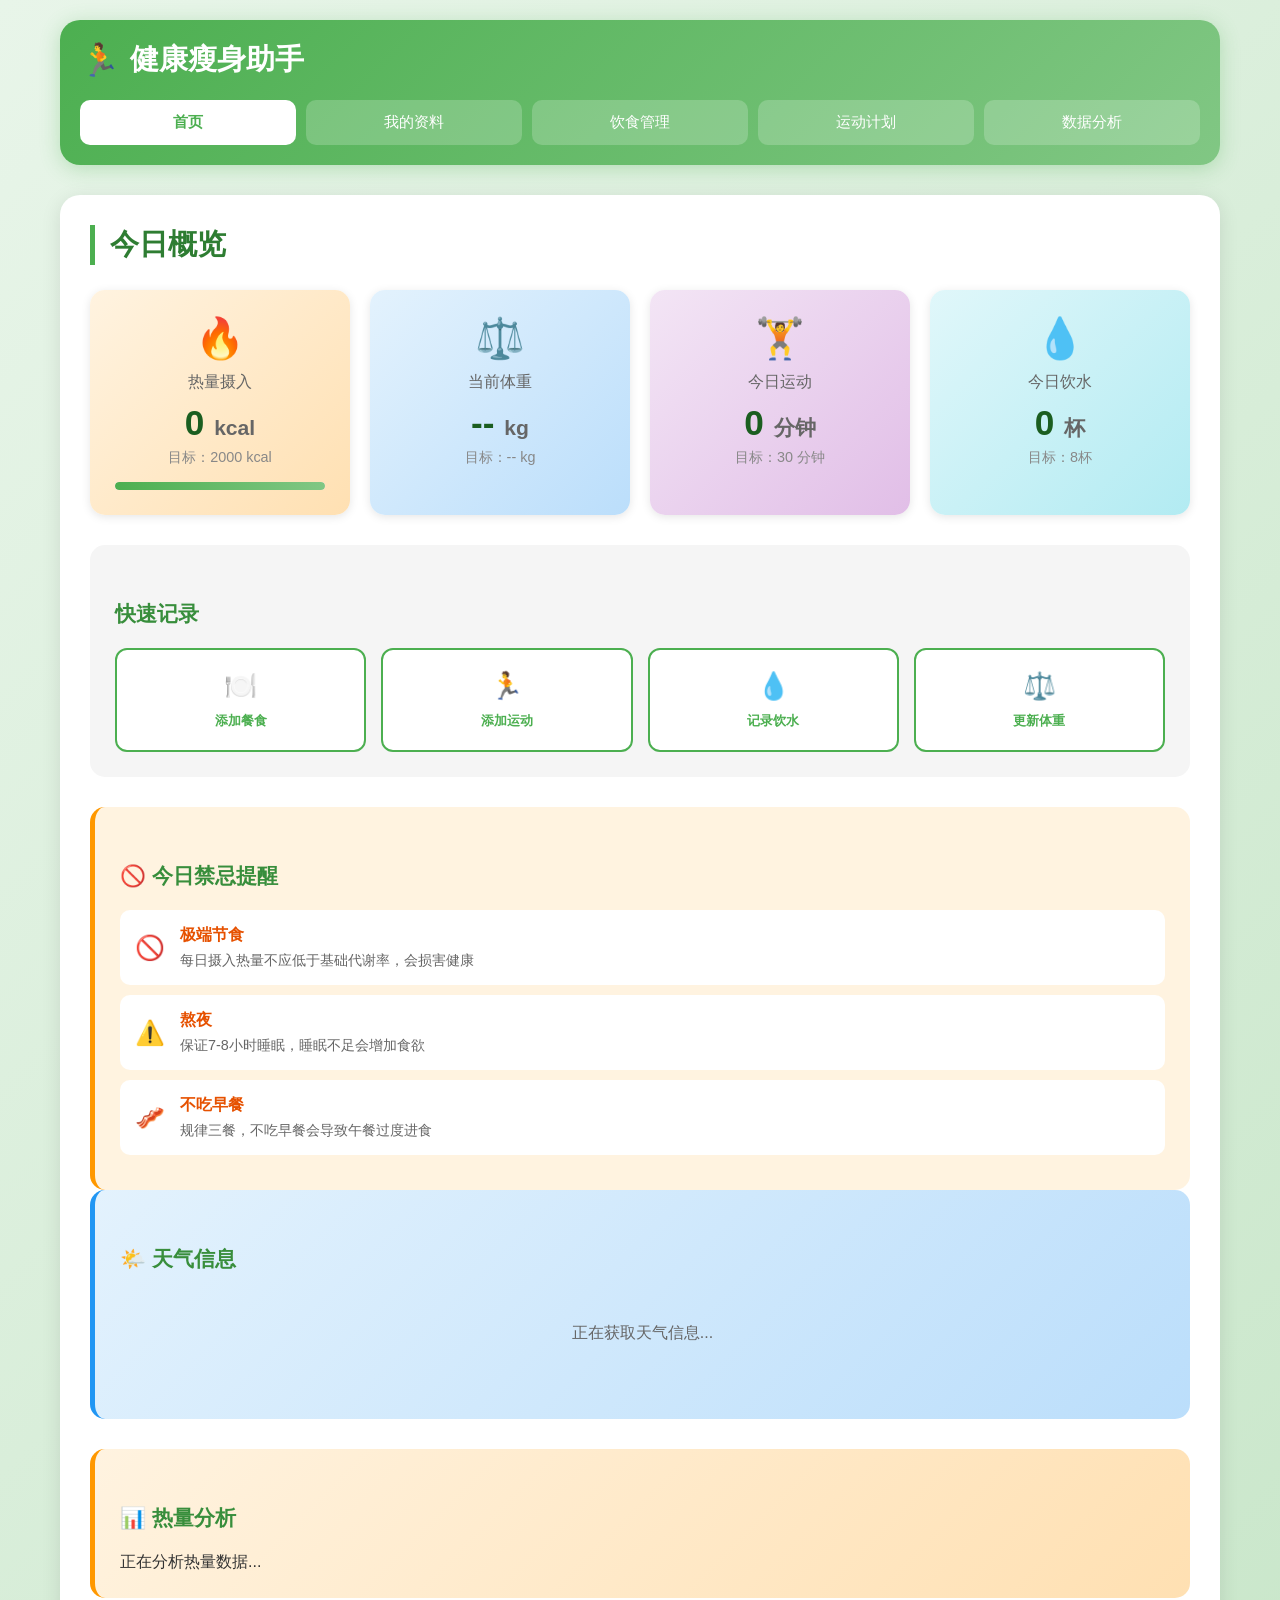
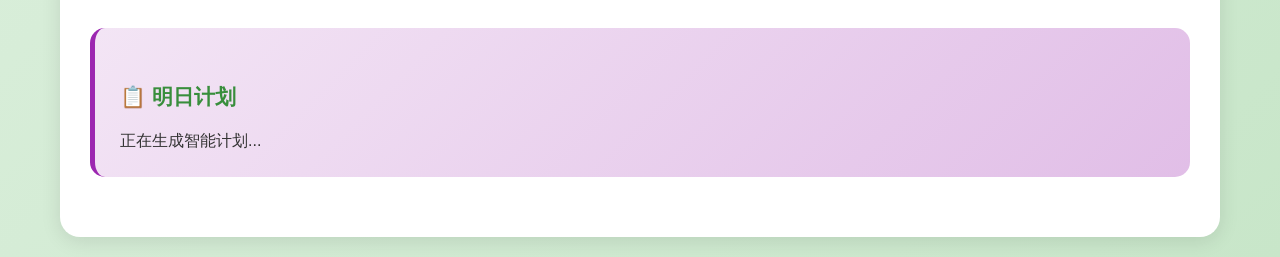
<file: index.html>
<!DOCTYPE html>
<html lang="zh-CN">
<head>
    <meta charset="UTF-8">
    <meta name="viewport" content="width=device-width, initial-scale=1.0, maximum-scale=1.0, user-scalable=no">
    <title>健康瘦身助手 - 您的个人减肥顾问</title>
    <link rel="stylesheet" href="diet-style.css">
    <link rel="manifest" href="manifest.json">
    <meta name="theme-color" content="#4caf50">
    <meta name="apple-mobile-web-app-capable" content="yes">
    <meta name="apple-mobile-web-app-status-bar-style" content="black-translucent">
    <meta name="apple-mobile-web-app-title" content="瘦身助手">
    <meta name="description" content="您的个人减肥顾问 - 科学管理饮食、运动和健康">
    <link rel="apple-touch-icon" href="icon-192.png">
    <link rel="icon" type="image/png" href="icon-512.png">
</head>
<body>
    <!-- 主容器 -->
    <div class="app-container">
        <!-- 顶部导航 -->
        <nav class="top-nav">
            <div class="nav-brand">
                <span class="logo-icon">🏃</span>
                <span class="logo-text">健康瘦身助手</span>
            </div>
            <div class="nav-tabs">
                <button class="nav-tab active" data-tab="dashboard">首页</button>
                <button class="nav-tab" data-tab="profile">我的资料</button>
                <button class="nav-tab" data-tab="diet">饮食管理</button>
                <button class="nav-tab" data-tab="exercise">运动计划</button>
                <button class="nav-tab" data-tab="analysis">数据分析</button>
            </div>
        </nav>

        <!-- 主内容区域 -->
        <main class="main-content">
            <!-- 首页 - 数据概览 -->
            <section id="dashboard" class="tab-content active">
                <h2>今日概览</h2>
                <div class="dashboard-cards">
                    <div class="dashboard-card calories">
                        <div class="card-icon">🔥</div>
                        <div class="card-title">热量摄入</div>
                        <div class="card-value"><span id="todayCalories">0</span> <span class="unit">kcal</span></div>
                        <div class="card-subtitle">目标：<span id="targetCalories">2000</span> kcal</div>
                        <div class="progress-bar">
                            <div class="progress-fill" id="caloriesProgress"></div>
                        </div>
                    </div>
                    <div class="dashboard-card weight">
                        <div class="card-icon">⚖️</div>
                        <div class="card-title">当前体重</div>
                        <div class="card-value"><span id="currentWeight">--</span> <span class="unit">kg</span></div>
                        <div class="card-subtitle">目标：<span id="targetWeight">--</span> kg</div>
                    </div>
                    <div class="dashboard-card exercise">
                        <div class="card-icon">🏋️</div>
                        <div class="card-title">今日运动</div>
                        <div class="card-value"><span id="todayExercise">0</span> <span class="unit">分钟</span></div>
                        <div class="card-subtitle">目标：<span id="targetExercise">30</span> 分钟</div>
                    </div>
                    <div class="dashboard-card water">
                        <div class="card-icon">💧</div>
                        <div class="card-title">今日饮水</div>
                        <div class="card-value"><span id="todayWater">0</span> <span class="unit">杯</span></div>
                        <div class="card-subtitle">目标：8杯</div>
                    </div>
                </div>

                <!-- 快速操作 -->
                <div class="quick-actions">
                    <h3>快速记录</h3>
                    <div class="action-buttons">
                        <button class="action-btn" id="addMealBtn">
                            <span class="btn-icon">🍽️</span>
                            <span class="btn-text">添加餐食</span>
                        </button>
                        <button class="action-btn" id="addExerciseBtn">
                            <span class="btn-icon">🏃</span>
                            <span class="btn-text">添加运动</span>
                        </button>
                        <button class="action-btn" id="addWaterBtn">
                            <span class="btn-icon">💧</span>
                            <span class="btn-text">记录饮水</span>
                        </button>
                        <button class="action-btn" id="updateWeightBtn">
                            <span class="btn-icon">⚖️</span>
                            <span class="btn-text">更新体重</span>
                        </button>
                    </div>
                </div>

                <!-- 健康提醒 -->
                <div class="health-alerts">
                    <h3>🚫 今日禁忌提醒</h3>
                    <div id="todayAlerts">
                        <!-- 动态内容 -->
                    </div>
                </div>

                <!-- 天气信息 -->
                <div class="weather-section">
                    <h3>🌤️ 天气信息</h3>
                    <div id="weatherInfo">
                        <div class="weather-loading">正在获取天气信息...</div>
                    </div>
                    <div id="weatherRecommendation" class="weather-recommendation"></div>
                </div>

                <!-- 热量分析 -->
                <div class="calories-analysis">
                    <h3>📊 热量分析</h3>
                    <div id="caloriesAnalysisContent">
                        <div class="loading-state">正在分析热量数据...</div>
                    </div>
                </div>

                <!-- 智能计划 -->
                <div class="smart-plan">
                    <h3>📋 明日计划</h3>
                    <div id="tomorrowPlan">
                        <div class="loading-state">正在生成智能计划...</div>
                    </div>
                </div>
            </section>

            <!-- 我的资料 - 个人信息 -->
            <section id="profile" class="tab-content">
                <h2>我的资料</h2>
                <div class="profile-form">
                    <div class="form-section">
                        <h3>基本信息</h3>
                        <div class="form-row">
                            <div class="form-group">
                                <label>性别</label>
                                <select id="gender">
                                    <option value="male">男</option>
                                    <option value="female">女</option>
                                </select>
                            </div>
                            <div class="form-group">
                                <label>年龄</label>
                                <input type="number" id="age" placeholder="25" min="1" max="120">
                            </div>
                        </div>
                        <div class="form-row">
                            <div class="form-group">
                                <label>身高</label>
                                <input type="number" id="height" placeholder="170" min="50" max="250">
                            </div>
                            <div class="form-group">
                                <label>当前体重</label>
                                <input type="number" id="weight" placeholder="70" min="20" max="300" step="0.1">
                            </div>
                        </div>
                        <div class="form-group">
                            <label>目标体重</label>
                            <input type="number" id="goalWeight" placeholder="60" min="20" max="300" step="0.1">
                        </div>
                        <div class="form-group">
                            <label>每周减重目标</label>
                            <select id="weeklyGoal">
                                <option value="0.25">0.25 kg（温和）</option>
                                <option value="0.5" selected>0.5 kg（推荐）</option>
                                <option value="0.75">0.75 kg（积极）</option>
                                <option value="1">1 kg（激进）</option>
                            </select>
                        </div>
                    </div>

                    <div class="form-section">
                        <h3>活动水平</h3>
                        <div class="form-group">
                            <label>日常活动量</label>
                            <select id="activityLevel">
                                <option value="1.2">久坐（很少运动）</option>
                                <option value="1.375">轻度（每周1-3次运动）</option>
                                <option value="1.55" selected>中度（每周3-5次运动）</option>
                                <option value="1.725">高度（每周6-7次运动）</option>
                                <option value="1.9">极高（每天高强度运动）</option>
                            </select>
                        </div>
                    </div>

                    <div class="form-actions">
                        <button class="btn-primary" id="saveProfile">保存并生成计划</button>
                    </div>
                </div>

                <!-- 计算结果 -->
                <div class="calculation-results" id="calculationResults" style="display: none;">
                    <h3>您的个人数据</h3>
                    <div class="result-grid">
                        <div class="result-item">
                            <span class="result-label">BMI指数</span>
                            <span class="result-value" id="bmiValue">--</span>
                            <span class="result-status" id="bmiStatus">--</span>
                        </div>
                        <div class="result-item">
                            <span class="result-label">基础代谢率</span>
                            <span class="result-value"><span id="bmrValue">--</span> kcal</span>
                        </div>
                        <div class="result-item">
                            <span class="result-label">每日总消耗</span>
                            <span class="result-value"><span id="tdeeValue">--</span> kcal</span>
                        </div>
                        <div class="result-item">
                            <span class="result-label">建议热量摄入</span>
                            <span class="result-value"><span id="recommendedCalories">--</span> kcal</span>
                        </div>
                        <div class="result-item">
                            <span class="result-label">预计达成目标</span>
                            <span class="result-value" id="estimatedDays">--</span>
                        </div>
                    </div>
                </div>
            </section>

            <!-- 饮食管理 -->
            <section id="diet" class="tab-content">
                <h2>饮食管理</h2>

                <!-- 饮食统计 -->
                <div class="diet-summary">
                    <div class="summary-item">
                        <div class="summary-label">早餐</div>
                        <div class="summary-value"><span id="breakfastCalories">0</span> kcal</div>
                    </div>
                    <div class="summary-item">
                        <div class="summary-label">午餐</div>
                        <div class="summary-value"><span id="lunchCalories">0</span> kcal</div>
                    </div>
                    <div class="summary-item">
                        <div class="summary-label">晚餐</div>
                        <div class="summary-value"><span id="dinnerCalories">0</span> kcal</div>
                    </div>
                    <div class="summary-item">
                        <div class="summary-label">加餐</div>
                        <div class="summary-value"><span id="snackCalories">0</span> kcal</div>
                    </div>
                </div>

                <!-- 添加餐食 -->
                <div class="add-meal-section">
                    <h3>添加餐食</h3>
                    <div class="meal-form">
                        <div class="form-row">
                            <div class="form-group">
                                <label>餐次</label>
                                <select id="mealType">
                                    <option value="breakfast">早餐</option>
                                    <option value="lunch">午餐</option>
                                    <option value="dinner">晚餐</option>
                                    <option value="snack">加餐</option>
                                </select>
                            </div>
                            <div class="form-group">
                                <label>食物名称</label>
                                <input type="text" id="foodName" placeholder="例如：米饭、鸡胸肉">
                            </div>
                        </div>
                        <div class="form-row">
                            <div class="form-group">
                                <label>分量（克）</label>
                                <input type="number" id="foodWeight" placeholder="100" min="1">
                            </div>
                            <div class="form-group">
                                <label>热量（kcal）</label>
                                <input type="number" id="foodCalories" placeholder="100" min="1">
                            </div>
                        </div>
                        <button class="btn-primary" id="addFoodBtn">添加食物</button>
                    </div>
                </div>

                <!-- 常用食物库 -->
                <div class="food-library">
                    <h3>常用食物库</h3>
                    <div class="food-categories">
                        <button class="category-btn active" data-category="all">全部</button>
                        <button class="category-btn" data-category="grains">主食</button>
                        <button class="category-btn" data-category="protein">蛋白质</button>
                        <button class="category-btn" data-category="vegetables">蔬菜</button>
                        <button class="category-btn" data-category="fruits">水果</button>
                    </div>
                    <div class="food-list" id="foodList">
                        <!-- 动态生成 -->
                    </div>
                </div>

                <!-- 今日饮食记录 -->
                <div class="today-meals">
                    <h3>今日饮食记录</h3>
                    <div id="todayMealsList">
                        <!-- 动态生成 -->
                    </div>
                </div>
            </section>

            <!-- 运动计划 -->
            <section id="exercise" class="tab-content">
                <h2>运动计划</h2>

                <!-- 运动统计 -->
                <div class="exercise-summary">
                    <div class="summary-card">
                        <div class="summary-title">今日运动</div>
                        <div class="summary-value"><span id="exerciseMinutes">0</span> 分钟</div>
                        <div class="summary-subtitle">消耗：<span id="exerciseBurned">0</span> kcal</div>
                    </div>
                    <div class="summary-card">
                        <div class="summary-title">本周运动</div>
                        <div class="summary-value"><span id="weeklyExercise">0</span> 分钟</div>
                        <div class="summary-subtitle">目标：210 分钟</div>
                    </div>
                </div>

                <!-- 添加运动 -->
                <div class="add-exercise-section">
                    <h3>添加运动</h3>
                    <div class="exercise-form">
                        <div class="form-group">
                            <label>运动类型</label>
                            <select id="exerciseType">
                                <option value="walking">步行</option>
                                <option value="running">跑步</option>
                                <option value="swimming">游泳</option>
                                <option value="cycling">骑行</option>
                                <option value="yoga">瑜伽</option>
                                <option value="strength">力量训练</option>
                                <option value="hiit">HIIT</option>
                                <option value="other">其他</option>
                            </select>
                        </div>
                        <div class="form-group">
                            <label>运动时长（分钟）</label>
                            <input type="number" id="exerciseDuration" placeholder="30" min="1">
                        </div>
                        <div class="form-group">
                            <label>运动强度</label>
                            <select id="exerciseIntensity">
                                <option value="low">低强度</option>
                                <option value="medium" selected>中等强度</option>
                                <option value="high">高强度</option>
                            </select>
                        </div>
                        <button class="btn-primary" id="addExerciseRecordBtn">添加运动记录</button>
                    </div>
                </div>

                <!-- 推荐运动 -->
                <div class="recommended-exercise">
                    <h3>今日推荐运动</h3>
                    <div id="recommendedExerciseList">
                        <!-- 动态生成 -->
                    </div>
                </div>

                <!-- 运动记录 -->
                <div class="exercise-record">
                    <h3>运动记录</h3>
                    <div id="exerciseRecordList">
                        <!-- 动态生成 -->
                    </div>
                </div>
            </section>

            <!-- 数据分析 -->
            <section id="analysis" class="tab-content">
                <h2>数据分析</h2>

                <!-- 体重趋势 -->
                <div class="chart-section">
                    <h3>体重趋势</h3>
                    <div class="chart-container" id="weightChart">
                        <!-- 图表将在这里绘制 -->
                    </div>
                </div>

                <!-- 热量趋势 -->
                <div class="chart-section">
                    <h3>热量摄入趋势</h3>
                    <div class="chart-container" id="caloriesChart">
                        <!-- 图表将在这里绘制 -->
                    </div>
                </div>

                <!-- 运动趋势 -->
                <div class="chart-section">
                    <h3>运动量趋势</h3>
                    <div class="chart-container" id="exerciseChart">
                        <!-- 图表将在这里绘制 -->
                    </div>
                </div>

                <!-- 减肥禁忌 -->
                <div class="taboo-section">
                    <h3>🚫 减肥禁忌</h3>
                    <div class="taboo-list">
                        <div class="taboo-item">
                            <div class="taboo-icon">🚫</div>
                            <div class="taboo-content">
                                <h4>极端节食</h4>
                                <p>不要通过极端节食来减肥，这会损害新陈代谢和健康。</p>
                            </div>
                        </div>
                        <div class="taboo-item">
                            <div class="taboo-icon">🚫</div>
                            <div class="taboo-content">
                                <h4>熬夜</h4>
                                <p>睡眠不足会增加食欲，导致体重增加。</p>
                            </div>
                        </div>
                        <div class="taboo-item">
                            <div class="taboo-icon">🚫</div>
                            <div class="taboo-content">
                                <h4>不吃早餐</h4>
                                <p>不吃早餐会导致午餐和晚餐过度进食。</p>
                            </div>
                        </div>
                        <div class="taboo-item">
                            <div class="taboo-icon">🚫</div>
                            <div class="taboo-content">
                                <h4>久坐不动</h4>
                                <p>长时间久坐会降低新陈代谢，增加脂肪堆积。</p>
                            </div>
                        </div>
                        <div class="taboo-item">
                            <div class="taboo-icon">🚫</div>
                            <div class="taboo-content">
                                <h4>吃太快</h4>
                                <p>快速进食会减少饱腹感，导致过量进食。</p>
                            </div>
                        </div>
                        <div class="taboo-item">
                            <div class="taboo-icon">🚫</div>
                            <div class="taboo-content">
                                <h4>喝含糖饮料</h4>
                                <p>含糖饮料是导致体重增加的主要原因之一。</p>
                            </div>
                        </div>
                    </div>
                </div>
            </section>
        </main>
    </div>

    <!-- 添加记录弹窗 -->
    <div id="modal" class="modal">
        <div class="modal-content">
            <div class="modal-header">
                <h3 id="modalTitle">添加记录</h3>
                <button class="close-btn" id="closeModal">&times;</button>
            </div>
            <div class="modal-body" id="modalBody">
                <!-- 动态内容 -->
            </div>
        </div>
    </div>

    <script src="diet-app.js"></script>
</body>
</html>
</file>
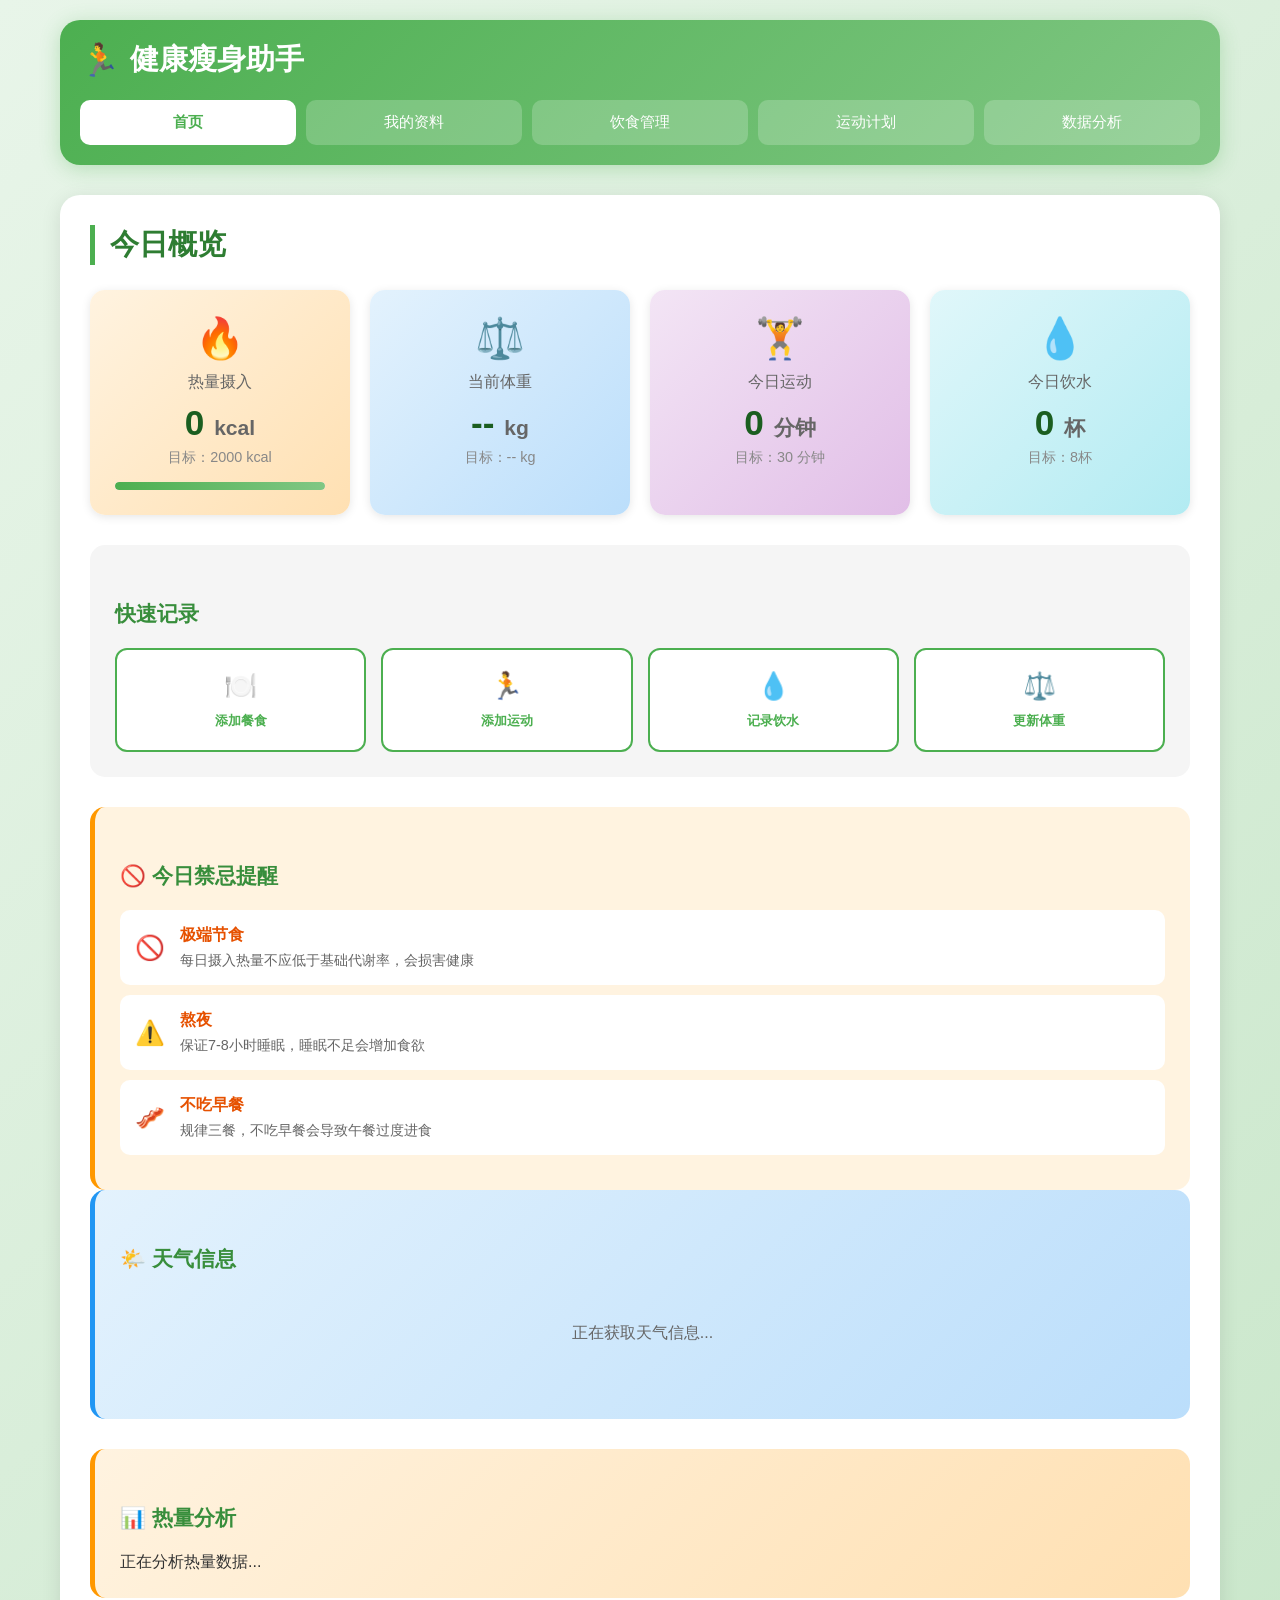
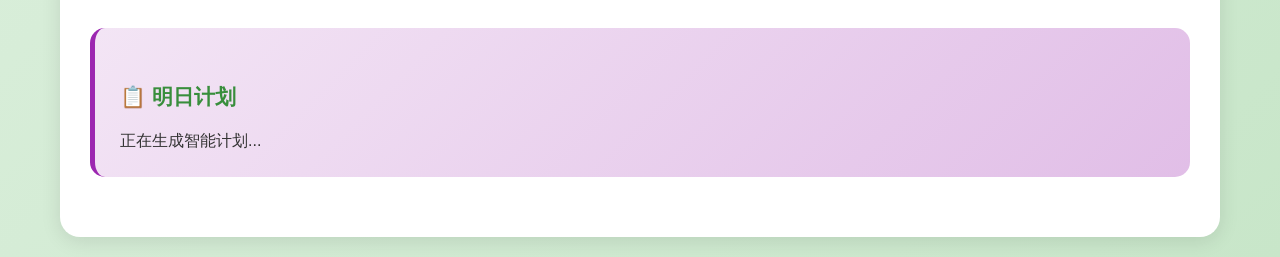
<file: diet-app.html>
<!DOCTYPE html>
<html lang="zh-CN">
<head>
    <meta charset="UTF-8">
    <meta name="viewport" content="width=device-width, initial-scale=1.0, maximum-scale=1.0, user-scalable=no">
    <title>健康瘦身助手 - 您的个人减肥顾问</title>
    <link rel="stylesheet" href="diet-style.css">
    <link rel="manifest" href="manifest.json">
    <meta name="theme-color" content="#4caf50">
    <meta name="apple-mobile-web-app-capable" content="yes">
    <meta name="apple-mobile-web-app-status-bar-style" content="black-translucent">
    <meta name="apple-mobile-web-app-title" content="瘦身助手">
    <meta name="description" content="您的个人减肥顾问 - 科学管理饮食、运动和健康">
    <link rel="apple-touch-icon" href="icon-192.png">
    <link rel="icon" type="image/png" href="icon-512.png">
</head>
<body>
    <!-- 主容器 -->
    <div class="app-container">
        <!-- 顶部导航 -->
        <nav class="top-nav">
            <div class="nav-brand">
                <span class="logo-icon">🏃</span>
                <span class="logo-text">健康瘦身助手</span>
            </div>
            <div class="nav-tabs">
                <button class="nav-tab active" data-tab="dashboard">首页</button>
                <button class="nav-tab" data-tab="profile">我的资料</button>
                <button class="nav-tab" data-tab="diet">饮食管理</button>
                <button class="nav-tab" data-tab="exercise">运动计划</button>
                <button class="nav-tab" data-tab="analysis">数据分析</button>
            </div>
        </nav>

        <!-- 主内容区域 -->
        <main class="main-content">
            <!-- 首页 - 数据概览 -->
            <section id="dashboard" class="tab-content active">
                <h2>今日概览</h2>
                <div class="dashboard-cards">
                    <div class="dashboard-card calories">
                        <div class="card-icon">🔥</div>
                        <div class="card-title">热量摄入</div>
                        <div class="card-value"><span id="todayCalories">0</span> <span class="unit">kcal</span></div>
                        <div class="card-subtitle">目标：<span id="targetCalories">2000</span> kcal</div>
                        <div class="progress-bar">
                            <div class="progress-fill" id="caloriesProgress"></div>
                        </div>
                    </div>
                    <div class="dashboard-card weight">
                        <div class="card-icon">⚖️</div>
                        <div class="card-title">当前体重</div>
                        <div class="card-value"><span id="currentWeight">--</span> <span class="unit">kg</span></div>
                        <div class="card-subtitle">目标：<span id="targetWeight">--</span> kg</div>
                    </div>
                    <div class="dashboard-card exercise">
                        <div class="card-icon">🏋️</div>
                        <div class="card-title">今日运动</div>
                        <div class="card-value"><span id="todayExercise">0</span> <span class="unit">分钟</span></div>
                        <div class="card-subtitle">目标：<span id="targetExercise">30</span> 分钟</div>
                    </div>
                    <div class="dashboard-card water">
                        <div class="card-icon">💧</div>
                        <div class="card-title">今日饮水</div>
                        <div class="card-value"><span id="todayWater">0</span> <span class="unit">杯</span></div>
                        <div class="card-subtitle">目标：8杯</div>
                    </div>
                </div>

                <!-- 快速操作 -->
                <div class="quick-actions">
                    <h3>快速记录</h3>
                    <div class="action-buttons">
                        <button class="action-btn" id="addMealBtn">
                            <span class="btn-icon">🍽️</span>
                            <span class="btn-text">添加餐食</span>
                        </button>
                        <button class="action-btn" id="addExerciseBtn">
                            <span class="btn-icon">🏃</span>
                            <span class="btn-text">添加运动</span>
                        </button>
                        <button class="action-btn" id="addWaterBtn">
                            <span class="btn-icon">💧</span>
                            <span class="btn-text">记录饮水</span>
                        </button>
                        <button class="action-btn" id="updateWeightBtn">
                            <span class="btn-icon">⚖️</span>
                            <span class="btn-text">更新体重</span>
                        </button>
                    </div>
                </div>

                <!-- 健康提醒 -->
                <div class="health-alerts">
                    <h3>🚫 今日禁忌提醒</h3>
                    <div id="todayAlerts">
                        <!-- 动态内容 -->
                    </div>
                </div>

                <!-- 天气信息 -->
                <div class="weather-section">
                    <h3>🌤️ 天气信息</h3>
                    <div id="weatherInfo">
                        <div class="weather-loading">正在获取天气信息...</div>
                    </div>
                    <div id="weatherRecommendation" class="weather-recommendation"></div>
                </div>

                <!-- 热量分析 -->
                <div class="calories-analysis">
                    <h3>📊 热量分析</h3>
                    <div id="caloriesAnalysisContent">
                        <div class="loading-state">正在分析热量数据...</div>
                    </div>
                </div>

                <!-- 智能计划 -->
                <div class="smart-plan">
                    <h3>📋 明日计划</h3>
                    <div id="tomorrowPlan">
                        <div class="loading-state">正在生成智能计划...</div>
                    </div>
                </div>
            </section>

            <!-- 我的资料 - 个人信息 -->
            <section id="profile" class="tab-content">
                <h2>我的资料</h2>
                <div class="profile-form">
                    <div class="form-section">
                        <h3>基本信息</h3>
                        <div class="form-row">
                            <div class="form-group">
                                <label>性别</label>
                                <select id="gender">
                                    <option value="male">男</option>
                                    <option value="female">女</option>
                                </select>
                            </div>
                            <div class="form-group">
                                <label>年龄</label>
                                <input type="number" id="age" placeholder="25" min="1" max="120">
                            </div>
                        </div>
                        <div class="form-row">
                            <div class="form-group">
                                <label>身高</label>
                                <input type="number" id="height" placeholder="170" min="50" max="250">
                            </div>
                            <div class="form-group">
                                <label>当前体重</label>
                                <input type="number" id="weight" placeholder="70" min="20" max="300" step="0.1">
                            </div>
                        </div>
                        <div class="form-group">
                            <label>目标体重</label>
                            <input type="number" id="goalWeight" placeholder="60" min="20" max="300" step="0.1">
                        </div>
                        <div class="form-group">
                            <label>每周减重目标</label>
                            <select id="weeklyGoal">
                                <option value="0.25">0.25 kg（温和）</option>
                                <option value="0.5" selected>0.5 kg（推荐）</option>
                                <option value="0.75">0.75 kg（积极）</option>
                                <option value="1">1 kg（激进）</option>
                            </select>
                        </div>
                    </div>

                    <div class="form-section">
                        <h3>活动水平</h3>
                        <div class="form-group">
                            <label>日常活动量</label>
                            <select id="activityLevel">
                                <option value="1.2">久坐（很少运动）</option>
                                <option value="1.375">轻度（每周1-3次运动）</option>
                                <option value="1.55" selected>中度（每周3-5次运动）</option>
                                <option value="1.725">高度（每周6-7次运动）</option>
                                <option value="1.9">极高（每天高强度运动）</option>
                            </select>
                        </div>
                    </div>

                    <div class="form-actions">
                        <button class="btn-primary" id="saveProfile">保存并生成计划</button>
                    </div>
                </div>

                <!-- 计算结果 -->
                <div class="calculation-results" id="calculationResults" style="display: none;">
                    <h3>您的个人数据</h3>
                    <div class="result-grid">
                        <div class="result-item">
                            <span class="result-label">BMI指数</span>
                            <span class="result-value" id="bmiValue">--</span>
                            <span class="result-status" id="bmiStatus">--</span>
                        </div>
                        <div class="result-item">
                            <span class="result-label">基础代谢率</span>
                            <span class="result-value"><span id="bmrValue">--</span> kcal</span>
                        </div>
                        <div class="result-item">
                            <span class="result-label">每日总消耗</span>
                            <span class="result-value"><span id="tdeeValue">--</span> kcal</span>
                        </div>
                        <div class="result-item">
                            <span class="result-label">建议热量摄入</span>
                            <span class="result-value"><span id="recommendedCalories">--</span> kcal</span>
                        </div>
                        <div class="result-item">
                            <span class="result-label">预计达成目标</span>
                            <span class="result-value" id="estimatedDays">--</span>
                        </div>
                    </div>
                </div>
            </section>

            <!-- 饮食管理 -->
            <section id="diet" class="tab-content">
                <h2>饮食管理</h2>
                
                <!-- 饮食统计 -->
                <div class="diet-summary">
                    <div class="summary-item">
                        <div class="summary-label">早餐</div>
                        <div class="summary-value"><span id="breakfastCalories">0</span> kcal</div>
                    </div>
                    <div class="summary-item">
                        <div class="summary-label">午餐</div>
                        <div class="summary-value"><span id="lunchCalories">0</span> kcal</div>
                    </div>
                    <div class="summary-item">
                        <div class="summary-label">晚餐</div>
                        <div class="summary-value"><span id="dinnerCalories">0</span> kcal</div>
                    </div>
                    <div class="summary-item">
                        <div class="summary-label">加餐</div>
                        <div class="summary-value"><span id="snackCalories">0</span> kcal</div>
                    </div>
                </div>

                <!-- 添加餐食 -->
                <div class="add-meal-section">
                    <h3>添加餐食</h3>
                    <div class="meal-form">
                        <div class="form-row">
                            <div class="form-group">
                                <label>餐次</label>
                                <select id="mealType">
                                    <option value="breakfast">早餐</option>
                                    <option value="lunch">午餐</option>
                                    <option value="dinner">晚餐</option>
                                    <option value="snack">加餐</option>
                                </select>
                            </div>
                            <div class="form-group">
                                <label>食物名称</label>
                                <input type="text" id="foodName" placeholder="例如：米饭、鸡胸肉">
                            </div>
                        </div>
                        <div class="form-row">
                            <div class="form-group">
                                <label>分量（克）</label>
                                <input type="number" id="foodWeight" placeholder="100" min="1">
                            </div>
                            <div class="form-group">
                                <label>热量（kcal）</label>
                                <input type="number" id="foodCalories" placeholder="100" min="1">
                            </div>
                        </div>
                        <button class="btn-primary" id="addFoodBtn">添加食物</button>
                    </div>
                </div>

                <!-- 常用食物库 -->
                <div class="food-library">
                    <h3>常用食物库</h3>
                    <div class="food-categories">
                        <button class="category-btn active" data-category="all">全部</button>
                        <button class="category-btn" data-category="grains">主食</button>
                        <button class="category-btn" data-category="protein">蛋白质</button>
                        <button class="category-btn" data-category="vegetables">蔬菜</button>
                        <button class="category-btn" data-category="fruits">水果</button>
                    </div>
                    <div class="food-list" id="foodList">
                        <!-- 动态生成 -->
                    </div>
                </div>

                <!-- 今日饮食记录 -->
                <div class="today-meals">
                    <h3>今日饮食记录</h3>
                    <div id="todayMealsList">
                        <!-- 动态生成 -->
                    </div>
                </div>
            </section>

            <!-- 运动计划 -->
            <section id="exercise" class="tab-content">
                <h2>运动计划</h2>
                
                <!-- 运动统计 -->
                <div class="exercise-summary">
                    <div class="summary-card">
                        <div class="summary-title">今日运动</div>
                        <div class="summary-value"><span id="exerciseMinutes">0</span> 分钟</div>
                        <div class="summary-subtitle">消耗：<span id="exerciseBurned">0</span> kcal</div>
                    </div>
                    <div class="summary-card">
                        <div class="summary-title">本周运动</div>
                        <div class="summary-value"><span id="weeklyExercise">0</span> 分钟</div>
                        <div class="summary-subtitle">目标：210 分钟</div>
                    </div>
                </div>

                <!-- 添加运动 -->
                <div class="add-exercise-section">
                    <h3>添加运动</h3>
                    <div class="exercise-form">
                        <div class="form-group">
                            <label>运动类型</label>
                            <select id="exerciseType">
                                <option value="walking">步行</option>
                                <option value="running">跑步</option>
                                <option value="swimming">游泳</option>
                                <option value="cycling">骑行</option>
                                <option value="yoga">瑜伽</option>
                                <option value="strength">力量训练</option>
                                <option value="hiit">HIIT</option>
                                <option value="other">其他</option>
                            </select>
                        </div>
                        <div class="form-group">
                            <label>运动时长（分钟）</label>
                            <input type="number" id="exerciseDuration" placeholder="30" min="1">
                        </div>
                        <div class="form-group">
                            <label>运动强度</label>
                            <select id="exerciseIntensity">
                                <option value="low">低强度</option>
                                <option value="medium" selected>中等强度</option>
                                <option value="high">高强度</option>
                            </select>
                        </div>
                        <button class="btn-primary" id="addExerciseRecordBtn">添加运动记录</button>
                    </div>
                </div>

                <!-- 推荐运动 -->
                <div class="recommended-exercise">
                    <h3>今日推荐运动</h3>
                    <div id="recommendedExerciseList">
                        <!-- 动态生成 -->
                    </div>
                </div>

                <!-- 运动记录 -->
                <div class="exercise-record">
                    <h3>运动记录</h3>
                    <div id="exerciseRecordList">
                        <!-- 动态生成 -->
                    </div>
                </div>
            </section>

            <!-- 数据分析 -->
            <section id="analysis" class="tab-content">
                <h2>数据分析</h2>
                
                <!-- 体重趋势 -->
                <div class="chart-section">
                    <h3>体重趋势</h3>
                    <div class="chart-container" id="weightChart">
                        <!-- 图表将在这里绘制 -->
                    </div>
                </div>

                <!-- 热量趋势 -->
                <div class="chart-section">
                    <h3>热量摄入趋势</h3>
                    <div class="chart-container" id="caloriesChart">
                        <!-- 图表将在这里绘制 -->
                    </div>
                </div>

                <!-- 运动趋势 -->
                <div class="chart-section">
                    <h3>运动量趋势</h3>
                    <div class="chart-container" id="exerciseChart">
                        <!-- 图表将在这里绘制 -->
                    </div>
                </div>

                <!-- 减肥禁忌 -->
                <div class="taboo-section">
                    <h3>🚫 减肥禁忌</h3>
                    <div class="taboo-list">
                        <div class="taboo-item">
                            <div class="taboo-icon">🚫</div>
                            <div class="taboo-content">
                                <h4>极端节食</h4>
                                <p>不要通过极端节食来减肥，这会损害新陈代谢和健康。</p>
                            </div>
                        </div>
                        <div class="taboo-item">
                            <div class="taboo-icon">🚫</div>
                            <div class="taboo-content">
                                <h4>熬夜</h4>
                                <p>睡眠不足会增加食欲，导致体重增加。</p>
                            </div>
                        </div>
                        <div class="taboo-item">
                            <div class="taboo-icon">🚫</div>
                            <div class="taboo-content">
                                <h4>不吃早餐</h4>
                                <p>不吃早餐会导致午餐和晚餐过度进食。</p>
                            </div>
                        </div>
                        <div class="taboo-item">
                            <div class="taboo-icon">🚫</div>
                            <div class="taboo-content">
                                <h4>久坐不动</h4>
                                <p>长时间久坐会降低新陈代谢，增加脂肪堆积。</p>
                            </div>
                        </div>
                        <div class="taboo-item">
                            <div class="taboo-icon">🚫</div>
                            <div class="taboo-content">
                                <h4>吃太快</h4>
                                <p>快速进食会减少饱腹感，导致过量进食。</p>
                            </div>
                        </div>
                        <div class="taboo-item">
                            <div class="taboo-icon">🚫</div>
                            <div class="taboo-content">
                                <h4>喝含糖饮料</h4>
                                <p>含糖饮料是导致体重增加的主要原因之一。</p>
                            </div>
                        </div>
                    </div>
                </div>
            </section>
        </main>
    </div>

    <!-- 添加记录弹窗 -->
    <div id="modal" class="modal">
        <div class="modal-content">
            <div class="modal-header">
                <h3 id="modalTitle">添加记录</h3>
                <button class="close-btn" id="closeModal">&times;</button>
            </div>
            <div class="modal-body" id="modalBody">
                <!-- 动态内容 -->
            </div>
        </div>
    </div>

    <script src="diet-app.js"></script>
</body>
</html>
</file>
<file: diet-style.css>
* {
    margin: 0;
    padding: 0;
    box-sizing: border-box;
}

body {
    font-family: 'Segoe UI', Tahoma, Geneva, Verdana, sans-serif;
    background: linear-gradient(135deg, #e8f5e9 0%, #c8e6c9 100%);
    min-height: 100vh;
    color: #333;
}

/* 主容器 */
.app-container {
    max-width: 1200px;
    margin: 0 auto;
    padding: 20px;
}

/* 顶部导航 */
.top-nav {
    background: linear-gradient(135deg, #4caf50 0%, #81c784 100%);
    border-radius: 20px;
    padding: 20px;
    margin-bottom: 30px;
    box-shadow: 0 4px 20px rgba(76, 175, 80, 0.3);
}

.nav-brand {
    display: flex;
    align-items: center;
    gap: 10px;
    margin-bottom: 20px;
}

.logo-icon {
    font-size: 2em;
}

.logo-text {
    color: white;
    font-size: 1.8em;
    font-weight: bold;
}

.nav-tabs {
    display: flex;
    gap: 10px;
    flex-wrap: wrap;
}

.nav-tab {
    flex: 1;
    min-width: 100px;
    padding: 12px 20px;
    background: rgba(255, 255, 255, 0.2);
    color: white;
    border: none;
    border-radius: 10px;
    cursor: pointer;
    transition: all 0.3s;
    font-size: 0.95em;
    font-weight: 500;
}

.nav-tab:hover {
    background: rgba(255, 255, 255, 0.3);
    transform: translateY(-2px);
}

.nav-tab.active {
    background: white;
    color: #4caf50;
    font-weight: bold;
}

/* 主内容区域 */
.main-content {
    background: white;
    border-radius: 20px;
    padding: 30px;
    box-shadow: 0 4px 20px rgba(0, 0, 0, 0.1);
}

.tab-content {
    display: none;
    animation: fadeIn 0.3s ease-in-out;
}

.tab-content.active {
    display: block;
}

@keyframes fadeIn {
    from { opacity: 0; transform: translateY(10px); }
    to { opacity: 1; transform: translateY(0); }
}

/* 标题样式 */
h2 {
    color: #2e7d32;
    font-size: 1.8em;
    margin-bottom: 25px;
    border-left: 5px solid #4caf50;
    padding-left: 15px;
}

h3 {
    color: #388e3c;
    font-size: 1.3em;
    margin-bottom: 20px;
    margin-top: 30px;
}

/* 仪表盘卡片 */
.dashboard-cards {
    display: grid;
    grid-template-columns: repeat(auto-fit, minmax(250px, 1fr));
    gap: 20px;
    margin-bottom: 30px;
}

.dashboard-card {
    background: linear-gradient(135deg, #f1f8e9 0%, #dcedc8 100%);
    border-radius: 15px;
    padding: 25px;
    text-align: center;
    transition: all 0.3s;
    box-shadow: 0 2px 10px rgba(0, 0, 0, 0.1);
}

.dashboard-card:hover {
    transform: translateY(-5px);
    box-shadow: 0 5px 20px rgba(0, 0, 0, 0.15);
}

.dashboard-card.calories {
    background: linear-gradient(135deg, #fff3e0 0%, #ffe0b2 100%);
}

.dashboard-card.weight {
    background: linear-gradient(135deg, #e3f2fd 0%, #bbdefb 100%);
}

.dashboard-card.exercise {
    background: linear-gradient(135deg, #f3e5f5 0%, #e1bee7 100%);
}

.dashboard-card.water {
    background: linear-gradient(135deg, #e0f7fa 0%, #b2ebf2 100%);
}

.card-icon {
    font-size: 2.5em;
    margin-bottom: 10px;
}

.card-title {
    color: #666;
    font-size: 1em;
    margin-bottom: 10px;
}

.card-value {
    font-size: 2.2em;
    font-weight: bold;
    color: #1b5e20;
    margin-bottom: 5px;
}

.unit {
    font-size: 0.6em;
    color: #666;
}

.card-subtitle {
    color: #888;
    font-size: 0.9em;
}

.progress-bar {
    width: 100%;
    height: 8px;
    background: #e0e0e0;
    border-radius: 4px;
    margin-top: 15px;
    overflow: hidden;
}

.progress-fill {
    height: 100%;
    background: linear-gradient(90deg, #4caf50 0%, #81c784 100%);
    border-radius: 4px;
    transition: width 0.5s ease-in-out;
}

/* 快速操作 */
.quick-actions {
    background: #f5f5f5;
    border-radius: 15px;
    padding: 25px;
    margin-bottom: 30px;
}

.action-buttons {
    display: grid;
    grid-template-columns: repeat(auto-fit, minmax(200px, 1fr));
    gap: 15px;
    margin-top: 20px;
}

.action-btn {
    background: white;
    border: 2px solid #4caf50;
    border-radius: 12px;
    padding: 20px;
    cursor: pointer;
    transition: all 0.3s;
    display: flex;
    flex-direction: column;
    align-items: center;
    gap: 10px;
}

.action-btn:hover {
    background: #4caf50;
    transform: translateY(-3px);
    box-shadow: 0 5px 15px rgba(76, 175, 80, 0.3);
}

.action-btn:hover .btn-text {
    color: white;
}

.btn-icon {
    font-size: 2em;
}

.btn-text {
    color: #4caf50;
    font-weight: bold;
}

/* 健康提醒 */
.health-alerts {
    background: #fff3e0;
    border-radius: 15px;
    padding: 25px;
    border-left: 5px solid #ff9800;
}

.alert-item {
    background: white;
    padding: 15px;
    border-radius: 10px;
    margin-bottom: 10px;
    display: flex;
    align-items: center;
    gap: 15px;
}

.alert-icon {
    font-size: 1.5em;
}

.alert-text {
    flex: 1;
}

.alert-title {
    font-weight: bold;
    color: #e65100;
    margin-bottom: 5px;
}

.alert-desc {
    color: #666;
    font-size: 0.9em;
}

/* 表单样式 */
.profile-form {
    background: #f5f5f5;
    border-radius: 15px;
    padding: 30px;
    margin-bottom: 30px;
}

.form-section {
    margin-bottom: 30px;
}

.form-row {
    display: grid;
    grid-template-columns: repeat(auto-fit, minmax(200px, 1fr));
    gap: 20px;
    margin-bottom: 20px;
}

.form-group {
    display: flex;
    flex-direction: column;
    gap: 8px;
}

.form-group label {
    font-weight: 500;
    color: #333;
}

.form-group input,
.form-group select {
    padding: 12px;
    border: 2px solid #e0e0e0;
    border-radius: 8px;
    font-size: 1em;
    transition: all 0.3s;
}

.form-group input:focus,
.form-group select:focus {
    outline: none;
    border-color: #4caf50;
    box-shadow: 0 0 0 3px rgba(76, 175, 80, 0.1);
}

.form-actions {
    display: flex;
    justify-content: center;
    gap: 15px;
    margin-top: 30px;
}

.btn-primary {
    background: linear-gradient(135deg, #4caf50 0%, #66bb6a 100%);
    color: white;
    border: none;
    padding: 15px 40px;
    border-radius: 10px;
    font-size: 1em;
    font-weight: bold;
    cursor: pointer;
    transition: all 0.3s;
}

.btn-primary:hover {
    transform: translateY(-2px);
    box-shadow: 0 5px 15px rgba(76, 175, 80, 0.4);
}

/* 计算结果 */
.calculation-results {
    background: #e8f5e9;
    border-radius: 15px;
    padding: 30px;
    margin-top: 30px;
}

.result-grid {
    display: grid;
    grid-template-columns: repeat(auto-fit, minmax(200px, 1fr));
    gap: 20px;
}

.result-item {
    background: white;
    padding: 20px;
    border-radius: 10px;
    text-align: center;
}

.result-label {
    display: block;
    color: #666;
    margin-bottom: 10px;
}

.result-value {
    font-size: 1.8em;
    font-weight: bold;
    color: #2e7d32;
}

.result-status {
    display: block;
    margin-top: 5px;
    padding: 5px 10px;
    border-radius: 5px;
    font-size: 0.9em;
    font-weight: bold;
}

/* 饮食管理 */
.diet-summary {
    display: grid;
    grid-template-columns: repeat(auto-fit, minmax(150px, 1fr));
    gap: 15px;
    margin-bottom: 30px;
}

.summary-item {
    background: linear-gradient(135deg, #fff3e0 0%, #ffe0b2 100%);
    border-radius: 12px;
    padding: 20px;
    text-align: center;
}

.summary-label {
    color: #e65100;
    font-weight: bold;
    margin-bottom: 10px;
}

.summary-value {
    font-size: 1.8em;
    font-weight: bold;
    color: #bf360c;
}

.add-meal-section,
.add-exercise-section {
    background: #f5f5f5;
    border-radius: 15px;
    padding: 25px;
    margin-bottom: 30px;
}

.meal-form,
.exercise-form {
    display: flex;
    flex-direction: column;
    gap: 20px;
}

/* 食物库 */
.food-library {
    background: #e3f2fd;
    border-radius: 15px;
    padding: 25px;
    margin-bottom: 30px;
}

.food-categories {
    display: flex;
    gap: 10px;
    margin-bottom: 20px;
    flex-wrap: wrap;
}

.category-btn {
    padding: 10px 20px;
    background: white;
    border: 2px solid #2196f3;
    border-radius: 8px;
    cursor: pointer;
    transition: all 0.3s;
    font-size: 0.9em;
}

.category-btn:hover {
    background: #2196f3;
    color: white;
}

.category-btn.active {
    background: #2196f3;
    color: white;
    font-weight: bold;
}

.food-list {
    display: grid;
    grid-template-columns: repeat(auto-fill, minmax(150px, 1fr));
    gap: 15px;
}

.food-item {
    background: white;
    padding: 15px;
    border-radius: 10px;
    cursor: pointer;
    transition: all 0.3s;
    text-align: center;
}

.food-item:hover {
    transform: scale(1.05);
    box-shadow: 0 5px 15px rgba(0, 0, 0, 0.1);
}

.food-item-icon {
    font-size: 2em;
    margin-bottom: 10px;
}

.food-item-name {
    font-weight: bold;
    color: #333;
    margin-bottom: 5px;
}

.food-item-calories {
    color: #666;
    font-size: 0.9em;
}

/* 今日记录 */
.today-meals,
.exercise-record {
    background: #f5f5f5;
    border-radius: 15px;
    padding: 25px;
}

.meal-record,
.exercise-record-item {
    background: white;
    padding: 20px;
    border-radius: 10px;
    margin-bottom: 15px;
    display: flex;
    justify-content: space-between;
    align-items: center;
}

.meal-info,
.exercise-info {
    flex: 1;
}

.meal-time,
.exercise-time {
    color: #666;
    font-size: 0.9em;
    margin-bottom: 5px;
}

.meal-foods,
.exercise-type {
    font-weight: bold;
    color: #333;
    margin-bottom: 5px;
}

.meal-calories,
.exercise-calories {
    color: #2e7d32;
    font-weight: bold;
}

.record-actions {
    display: flex;
    gap: 10px;
}

.delete-btn {
    background: #f44336;
    color: white;
    border: none;
    padding: 8px 15px;
    border-radius: 6px;
    cursor: pointer;
    transition: all 0.3s;
}

.delete-btn:hover {
    background: #d32f2f;
}

/* 运动统计 */
.exercise-summary {
    display: grid;
    grid-template-columns: repeat(auto-fit, minmax(200px, 1fr));
    gap: 20px;
    margin-bottom: 30px;
}

.summary-card {
    background: linear-gradient(135deg, #e1bee7 0%, #f3e5f5 100%);
    border-radius: 15px;
    padding: 25px;
    text-align: center;
}

.summary-title {
    color: #7b1fa2;
    font-weight: bold;
    margin-bottom: 10px;
}

.summary-value {
    font-size: 2em;
    font-weight: bold;
    color: #4a148c;
}

.summary-subtitle {
    color: #9e9e9e;
    margin-top: 10px;
}

/* 推荐运动 */
.recommended-exercise {
    background: #fff3e0;
    border-radius: 15px;
    padding: 25px;
    margin-bottom: 30px;
}

.exercise-card {
    background: white;
    padding: 20px;
    border-radius: 10px;
    margin-bottom: 15px;
    display: flex;
    align-items: center;
    gap: 15px;
}

.exercise-card-icon {
    font-size: 2.5em;
}

.exercise-card-info {
    flex: 1;
}

.exercise-card-title {
    font-weight: bold;
    color: #333;
    margin-bottom: 5px;
}

.exercise-card-desc {
    color: #666;
    font-size: 0.9em;
}

.exercise-card-duration {
    background: #ff9800;
    color: white;
    padding: 5px 15px;
    border-radius: 20px;
    font-weight: bold;
}

/* 数据分析 - 图表 */
.chart-section {
    background: #f5f5f5;
    border-radius: 15px;
    padding: 25px;
    margin-bottom: 30px;
}

.chart-container {
    background: white;
    border-radius: 10px;
    padding: 20px;
    min-height: 300px;
    display: flex;
    align-items: flex-end;
    justify-content: space-around;
    gap: 10px;
}

.chart-bar {
    flex: 1;
    background: linear-gradient(180deg, #4caf50 0%, #81c784 100%);
    border-radius: 5px 5px 0 0;
    min-height: 20px;
    max-height: 250px;
    transition: height 0.5s ease-in-out;
    position: relative;
}

.chart-bar:hover {
    background: linear-gradient(180deg, #66bb6a 0%, #a5d6a7 100%);
}

.chart-bar-label {
    position: absolute;
    bottom: -25px;
    left: 50%;
    transform: translateX(-50%);
    font-size: 0.85em;
    color: #666;
    white-space: nowrap;
}

.chart-bar-value {
    position: absolute;
    top: -25px;
    left: 50%;
    transform: translateX(-50%);
    font-weight: bold;
    color: #2e7d32;
    font-size: 0.9em;
}

/* 减肥禁忌 */
.taboo-section {
    background: #ffebee;
    border-radius: 15px;
    padding: 25px;
}

.taboo-list {
    display: grid;
    gap: 20px;
}

.taboo-item {
    background: white;
    border-radius: 10px;
    padding: 20px;
    display: flex;
    gap: 20px;
    align-items: flex-start;
}

.taboo-icon {
    font-size: 2em;
    flex-shrink: 0;
}

.taboo-content h4 {
    color: #c62828;
    margin-bottom: 8px;
    font-size: 1.1em;
}

.taboo-content p {
    color: #666;
    line-height: 1.6;
}

/* 弹窗 */
.modal {
    display: none;
    position: fixed;
    z-index: 1000;
    left: 0;
    top: 0;
    width: 100%;
    height: 100%;
    background: rgba(0, 0, 0, 0.7);
    animation: fadeIn 0.3s;
}

.modal.show {
    display: flex;
    align-items: center;
    justify-content: center;
}

.modal-content {
    background: white;
    border-radius: 20px;
    max-width: 500px;
    width: 90%;
    max-height: 90vh;
    overflow-y: auto;
    animation: scaleIn 0.3s;
}

@keyframes scaleIn {
    from {
        transform: scale(0.7);
        opacity: 0;
    }
    to {
        transform: scale(1);
        opacity: 1;
    }
}

.modal-header {
    display: flex;
    justify-content: space-between;
    align-items: center;
    padding: 20px;
    border-bottom: 1px solid #e0e0e0;
}

.modal-header h3 {
    margin: 0;
    color: #2e7d32;
}

.close-btn {
    background: none;
    border: none;
    font-size: 2em;
    cursor: pointer;
    color: #666;
    line-height: 1;
}

.close-btn:hover {
    color: #f44336;
}

.modal-body {
    padding: 20px;
}

/* 响应式设计 */
@media (max-width: 768px) {
    .nav-tabs {
        flex-direction: column;
    }
    
    .nav-tab {
        width: 100%;
    }
    
    .dashboard-cards {
        grid-template-columns: 1fr;
    }
    
    .action-buttons {
        grid-template-columns: 1fr 1fr;
    }
    
    .form-row {
        grid-template-columns: 1fr;
    }
    
    .result-grid {
        grid-template-columns: 1fr;
    }
    
    .diet-summary {
        grid-template-columns: 1fr 1fr;
    }
}

/* 滚动条样式 */
::-webkit-scrollbar {
    width: 10px;
}

::-webkit-scrollbar-track {
    background: #f1f1f1;
}

::-webkit-scrollbar-thumb {
    background: #4caf50;
    border-radius: 5px;
}

::-webkit-scrollbar-thumb:hover {
    background: #388e3c;
}

/* 空状态 */
.empty-state {
    text-align: center;
    padding: 40px;
    color: #999;
}

.empty-state-icon {
    font-size: 3em;
    margin-bottom: 15px;
}

.empty-state-text {
    font-size: 1.2em;
}

/* 天气信息样式 */
.weather-section {
    background: linear-gradient(135deg, #e3f2fd 0%, #bbdefb 100%);
    border-radius: 15px;
    padding: 25px;
    margin-bottom: 30px;
    border-left: 5px solid #2196f3;
}

.weather-display {
    display: grid;
    grid-template-columns: auto 1fr;
    gap: 20px;
    margin-bottom: 20px;
}

.weather-main {
    display: flex;
    flex-direction: column;
    align-items: center;
    justify-content: center;
    background: white;
    padding: 20px;
    border-radius: 12px;
    min-width: 150px;
}

.weather-icon-large {
    font-size: 4em;
    margin-bottom: 10px;
}

.weather-temp {
    font-size: 2.5em;
    font-weight: bold;
    color: #1565c0;
}

.weather-desc {
    color: #666;
    font-size: 0.9em;
}

.weather-details {
    display: flex;
    flex-direction: column;
    gap: 12px;
}

.weather-detail {
    display: flex;
    align-items: center;
    gap: 12px;
    background: rgba(255, 255, 255, 0.6);
    padding: 12px 15px;
    border-radius: 8px;
}

.detail-icon {
    font-size: 1.3em;
}

.detail-value {
    color: #424242;
    font-weight: 500;
}

.weather-recommendation {
    margin-top: 20px;
}

.weather-recommendation-item {
    display: flex;
    align-items: center;
    gap: 12px;
    background: white;
    padding: 15px 20px;
    border-radius: 10px;
    border-left: 4px solid #4caf50;
}

.recommendation-icon {
    font-size: 1.8em;
}

.recommendation-text {
    color: #555;
    font-size: 0.95em;
    line-height: 1.6;
}

.weather-loading,
.weather-error {
    text-align: center;
    padding: 30px;
    color: #666;
}

.weather-error {
    color: #f44336;
}

/* 热量分析样式 */
.calories-analysis {
    background: linear-gradient(135deg, #fff3e0 0%, #ffe0b2 100%);
    border-radius: 15px;
    padding: 25px;
    margin-bottom: 30px;
    border-left: 5px solid #ff9800;
}

.calories-analysis-grid {
    display: grid;
    grid-template-columns: repeat(auto-fit, minmax(140px, 1fr));
    gap: 15px;
    margin-bottom: 25px;
}

.analysis-card {
    background: white;
    padding: 20px;
    border-radius: 10px;
    text-align: center;
    transition: all 0.3s;
}

.analysis-card:hover {
    transform: translateY(-3px);
    box-shadow: 0 5px 15px rgba(0, 0, 0, 0.1);
}

.analysis-icon {
    font-size: 2em;
    margin-bottom: 10px;
}

.analysis-label {
    color: #666;
    font-size: 0.9em;
    margin-bottom: 8px;
}

.analysis-value {
    font-size: 1.8em;
    font-weight: bold;
    color: #e65100;
    margin-bottom: 5px;
}

.analysis-percent,
.analysis-desc {
    color: #888;
    font-size: 0.85em;
}

.calories-trend {
    background: rgba(255, 255, 255, 0.7);
    padding: 15px;
    border-radius: 8px;
}

.trend-bar {
    display: grid;
    grid-template-columns: 100px 1fr 100px;
    align-items: center;
    gap: 15px;
}

.trend-label {
    font-weight: 500;
    color: #555;
}

.trend-progress {
    height: 20px;
    background: #e0e0e0;
    border-radius: 10px;
    overflow: hidden;
}

.trend-fill {
    height: 100%;
    transition: width 0.5s ease-in-out;
    border-radius: 10px;
}

.trend-value {
    text-align: center;
    font-weight: bold;
    color: #e65100;
}

/* 智能计划样式 */
.smart-plan {
    background: linear-gradient(135deg, #f3e5f5 0%, #e1bee7 100%);
    border-radius: 15px;
    padding: 25px;
    margin-bottom: 30px;
    border-left: 5px solid #9c27b0;
}

.tomorrow-plan-card {
    background: white;
    border-radius: 12px;
    padding: 25px;
    box-shadow: 0 2px 10px rgba(0, 0, 0, 0.1);
}

.plan-header {
    display: flex;
    justify-content: space-between;
    align-items: center;
    margin-bottom: 25px;
    padding-bottom: 15px;
    border-bottom: 2px solid #f0f0f0;
}

.plan-header h4 {
    color: #6a1b9a;
    font-size: 1.3em;
    margin: 0;
}

.badge-weather {
    background: linear-gradient(135deg, #4caf50 0%, #66bb6a 100%);
    color: white;
    padding: 6px 12px;
    border-radius: 20px;
    font-size: 0.85em;
    font-weight: 500;
}

.plan-section {
    margin-bottom: 25px;
}

.plan-section-title {
    color: #7b1fa2;
    font-weight: bold;
    font-size: 1.1em;
    margin-bottom: 15px;
    display: flex;
    align-items: center;
    gap: 8px;
}

.plan-detail {
    background: #fafafa;
    padding: 15px;
    border-radius: 8px;
}

.plan-target {
    font-size: 1.1em;
    margin-bottom: 10px;
    color: #333;
}

.plan-advice {
    color: #666;
    font-size: 0.95em;
    line-height: 1.6;
    margin-bottom: 15px;
}

.meal-distribution {
    display: grid;
    grid-template-columns: repeat(auto-fit, minmax(120px, 1fr));
    gap: 10px;
    margin-top: 15px;
}

.meal-dist-item {
    background: white;
    padding: 12px;
    border-radius: 8px;
    text-align: center;
    font-size: 0.9em;
    border: 1px solid #e0e0e0;
}

.plan-recommended {
    margin: 10px 0;
    font-size: 1em;
    color: #333;
}

.exercise-badge {
    display: inline-block;
    background: linear-gradient(135deg, #ff9800 0%, #ffb74d 100%);
    color: white;
    padding: 6px 15px;
    border-radius: 20px;
    font-weight: bold;
    margin-left: 10px;
}

.plan-today-summary {
    background: #f5f5f5;
    padding: 20px;
    border-radius: 10px;
    margin-bottom: 20px;
}

.summary-title {
    font-weight: bold;
    color: #424242;
    margin-bottom: 15px;
    font-size: 1.05em;
}

.summary-grid {
    display: grid;
    grid-template-columns: repeat(auto-fit, minmax(120px, 1fr));
    gap: 15px;
}

.summary-item {
    display: flex;
    flex-direction: column;
    align-items: center;
    background: white;
    padding: 15px;
    border-radius: 8px;
}

.summary-item .summary-label {
    color: #666;
    font-size: 0.85em;
    margin-bottom: 8px;
}

.summary-item .summary-val {
    font-size: 1.4em;
    font-weight: bold;
    color: #2e7d32;
}

.summary-item .summary-val.success {
    color: #4caf50;
}

.summary-item .summary-val.warning {
    color: #f44336;
}

.plan-actions {
    display: flex;
    gap: 15px;
    justify-content: center;
}

.btn-secondary {
    background: white;
    color: #666;
    border: 2px solid #e0e0e0;
    padding: 12px 30px;
    border-radius: 8px;
    font-size: 1em;
    font-weight: bold;
    cursor: pointer;
    transition: all 0.3s;
}

.btn-secondary:hover {
    background: #f5f5f5;
    border-color: #bdbdbd;
    transform: translateY(-2px);
}

/* 响应式优化 */
@media (max-width: 768px) {
    .weather-display {
        grid-template-columns: 1fr;
    }
    
    .weather-main {
        min-width: auto;
    }
    
    .calories-analysis-grid {
        grid-template-columns: repeat(2, 1fr);
    }
    
    .trend-bar {
        grid-template-columns: 1fr;
        gap: 8px;
    }
    
    .meal-distribution {
        grid-template-columns: repeat(2, 1fr);
    }
    
    .plan-actions {
        flex-direction: column;
    }
    
    .btn-primary,
    .btn-secondary {
        width: 100%;
    }
}
</file>
